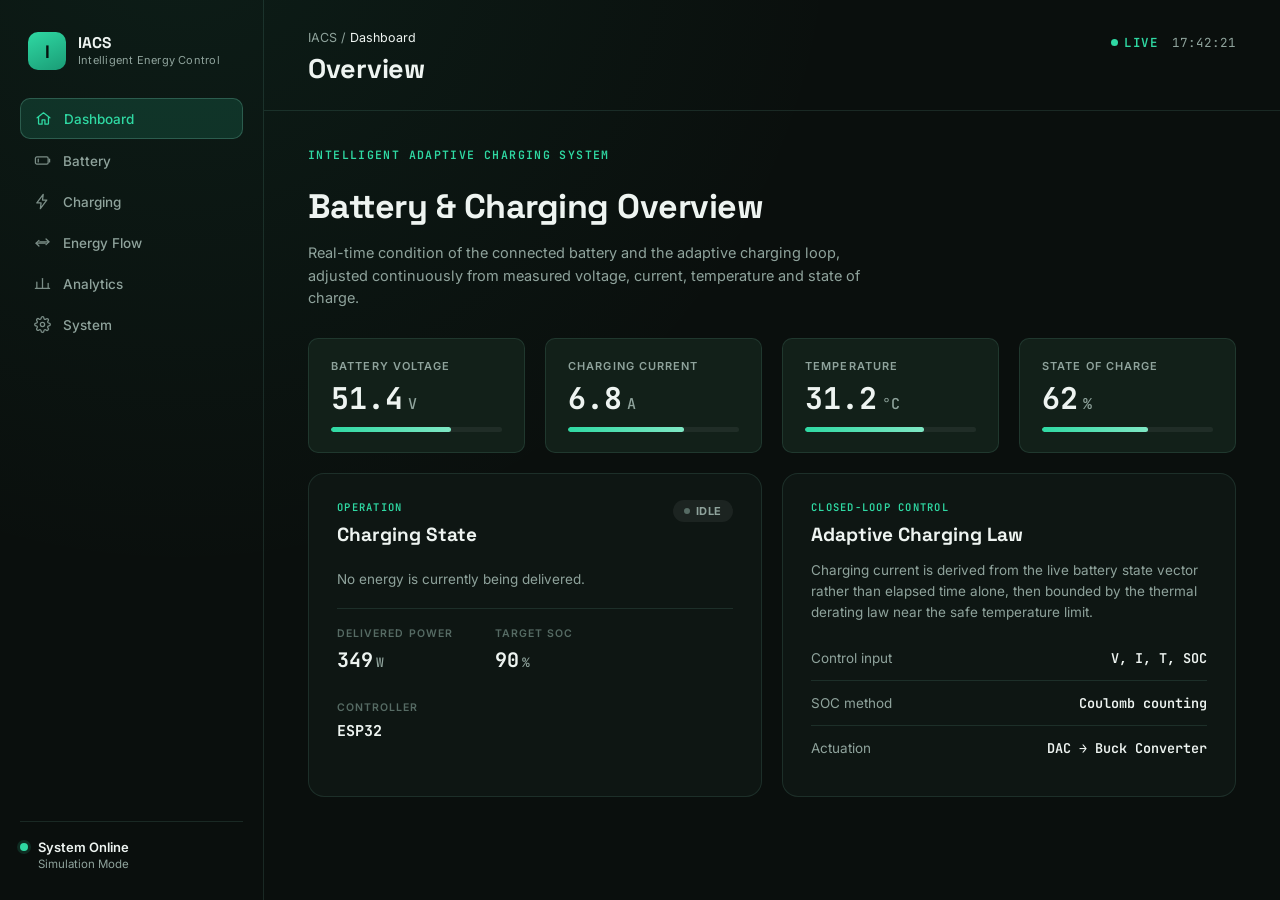
<file: index.html>
<!DOCTYPE html>
<html lang="en">
<head>
<meta charset="UTF-8">
<meta name="viewport" content="width=device-width, initial-scale=1.0">
<title>IACS · Dashboard</title>
<link rel="stylesheet" href="style.css">
</head>
<body>
<div class="app-shell">

  <aside class="sidebar">
    <div class="brand">
      <div class="brand-mark">I</div>
      <div class="brand-text">
        <div class="brand-title">IACS</div>
        <div class="brand-sub">Intelligent Energy Control</div>
      </div>
    </div>

    <nav class="nav">
      <a class="nav-item active" href="index.html">
        <svg viewBox="0 0 24 24" fill="none" stroke="currentColor" stroke-width="1.8" stroke-linecap="round" stroke-linejoin="round"><path d="M3 11l9-7 9 7"/><path d="M5 10v9a1 1 0 0 0 1 1h4v-6h4v6h4a1 1 0 0 0 1-1v-9"/></svg>
        Dashboard
      </a>
      <a class="nav-item" href="battery.html">
        <svg viewBox="0 0 24 24" fill="none" stroke="currentColor" stroke-width="1.8" stroke-linecap="round" stroke-linejoin="round"><rect x="2" y="7" width="18" height="10" rx="2"/><path d="M22 10v4"/><path d="M6 10v4"/></svg>
        Battery
      </a>
      <a class="nav-item" href="charging.html">
        <svg viewBox="0 0 24 24" fill="none" stroke="currentColor" stroke-width="1.8" stroke-linecap="round" stroke-linejoin="round"><path d="M13 2 4 14h6l-1 8 9-12h-6l1-8z"/></svg>
        Charging
      </a>
      <a class="nav-item" href="energy.html">
        <svg viewBox="0 0 24 24" fill="none" stroke="currentColor" stroke-width="1.8" stroke-linecap="round" stroke-linejoin="round"><path d="M7 17 3 13l4-4"/><path d="M3 13h13"/><path d="M17 7l4 4-4 4"/><path d="M21 11H8"/></svg>
        Energy Flow
      </a>
      <a class="nav-item" href="analytics.html">
        <svg viewBox="0 0 24 24" fill="none" stroke="currentColor" stroke-width="1.8" stroke-linecap="round" stroke-linejoin="round"><path d="M4 19V10"/><path d="M12 19V5"/><path d="M20 19v-7"/><path d="M2 19h20"/></svg>
        Analytics
      </a>
      <a class="nav-item" href="system.html">
        <svg viewBox="0 0 24 24" fill="none" stroke="currentColor" stroke-width="1.8" stroke-linecap="round" stroke-linejoin="round"><circle cx="12" cy="12" r="3"/><path d="M19.4 15a1.7 1.7 0 0 0 .34 1.87l.06.06a2 2 0 1 1-2.83 2.83l-.06-.06a1.7 1.7 0 0 0-1.87-.34 1.7 1.7 0 0 0-1.04 1.56V21a2 2 0 1 1-4 0v-.09A1.7 1.7 0 0 0 9 19.4a1.7 1.7 0 0 0-1.87.34l-.06.06a2 2 0 1 1-2.83-2.83l.06-.06A1.7 1.7 0 0 0 4.6 15a1.7 1.7 0 0 0-1.56-1.04H3a2 2 0 1 1 0-4h.09A1.7 1.7 0 0 0 4.6 9a1.7 1.7 0 0 0-.34-1.87l-.06-.06a2 2 0 1 1 2.83-2.83l.06.06A1.7 1.7 0 0 0 9 4.6a1.7 1.7 0 0 0 1.04-1.56V3a2 2 0 1 1 4 0v.09a1.7 1.7 0 0 0 1.04 1.56 1.7 1.7 0 0 0 1.87-.34l.06-.06a2 2 0 1 1 2.83 2.83l-.06.06A1.7 1.7 0 0 0 19.4 9a1.7 1.7 0 0 0 1.56 1.04H21a2 2 0 1 1 0 4h-.09a1.7 1.7 0 0 0-1.51 1.04z"/></svg>
        System
      </a>
    </nav>

    <div class="sidebar-footer">
      <div class="status-dot"></div>
      <div class="sidebar-footer-text">
        <div class="sidebar-footer-title">System Online</div>
        <div class="sidebar-footer-sub">Simulation Mode</div>
      </div>
    </div>
  </aside>

  <main class="main">
    <div class="topbar">
      <div>
        <div class="crumb">IACS / <span>Dashboard</span></div>
        <div class="page-title">Overview</div>
      </div>
      <div class="live-badge">
        <span class="live-pill">LIVE</span>
        <span data-clock>00:00:00</span>
      </div>
    </div>

    <div class="content">
      <div class="page-header">
        <div class="eyebrow">Intelligent Adaptive Charging System</div>
        <h1 class="page-heading">Battery &amp; Charging Overview</h1>
        <p class="page-sub">Real-time condition of the connected battery and the adaptive charging loop, adjusted continuously from measured voltage, current, temperature and state of charge.</p>
      </div>

      <div class="grid grid-4">
        <div class="readout">
          <div class="readout-label"><span>Battery Voltage</span></div>
          <div class="readout-value"><span data-live-voltage>51.4</span><span class="unit">V</span></div>
          <div class="readout-bar"><div class="readout-bar-fill" style="width:70%"></div></div>
        </div>
        <div class="readout">
          <div class="readout-label"><span>Charging Current</span></div>
          <div class="readout-value"><span data-live-current>6.8</span><span class="unit">A</span></div>
          <div class="readout-bar"><div class="readout-bar-fill" data-bar-current style="width:68%"></div></div>
        </div>
        <div class="readout">
          <div class="readout-label"><span>Temperature</span></div>
          <div class="readout-value"><span data-live-temp>31.2</span><span class="unit">°C</span></div>
          <div class="readout-bar"><div class="readout-bar-fill" data-bar-temp style="width:60%"></div></div>
        </div>
        <div class="readout">
          <div class="readout-label"><span>State of Charge</span></div>
          <div class="readout-value"><span data-live-soc>62</span><span class="unit">%</span></div>
          <div class="readout-bar"><div class="readout-bar-fill" data-bar-soc style="width:62%"></div></div>
        </div>
      </div>

      <div class="grid grid-2" style="margin-top:20px;">
        <div class="card">
          <div class="card-title-row">
            <div>
              <div class="card-label">Operation</div>
              <div class="card-title">Charging State</div>
            </div>
            <span class="pill pill-idle" data-charge-state-pill>IDLE</span>
          </div>
          <p class="page-sub" style="font-size:13.5px;" data-charge-state-text>No energy is currently being delivered.</p>
          <div class="stat-strip">
            <div class="stat">
              <div class="stat-label">Delivered Power</div>
              <div class="stat-value"><span data-live-power>349</span><span class="unit">W</span></div>
            </div>
            <div class="stat">
              <div class="stat-label">Target SOC</div>
              <div class="stat-value">90<span class="unit">%</span></div>
            </div>
            <div class="stat">
              <div class="stat-label">Controller</div>
              <div class="stat-value" style="font-size:15px;">ESP32</div>
            </div>
          </div>
        </div>

        <div class="card">
          <div class="card-label">Closed-Loop Control</div>
          <div class="card-title">Adaptive Charging Law</div>
          <p class="page-sub" style="font-size:13.5px;">Charging current is derived from the live battery state vector rather than elapsed time alone, then bounded by the thermal derating law near the safe temperature limit.</p>
          <div class="info-list" style="margin-top:6px;">
            <div class="info-row"><span class="info-row-label">Control input</span><span class="info-row-value">V, I, T, SOC</span></div>
            <div class="info-row"><span class="info-row-label">SOC method</span><span class="info-row-value">Coulomb counting</span></div>
            <div class="info-row"><span class="info-row-label">Actuation</span><span class="info-row-value">DAC → Buck Converter</span></div>
          </div>
        </div>
      </div>
    </div>
  </main>
</div>

<script src="script.js"></script>
</body>
</html>
</file>
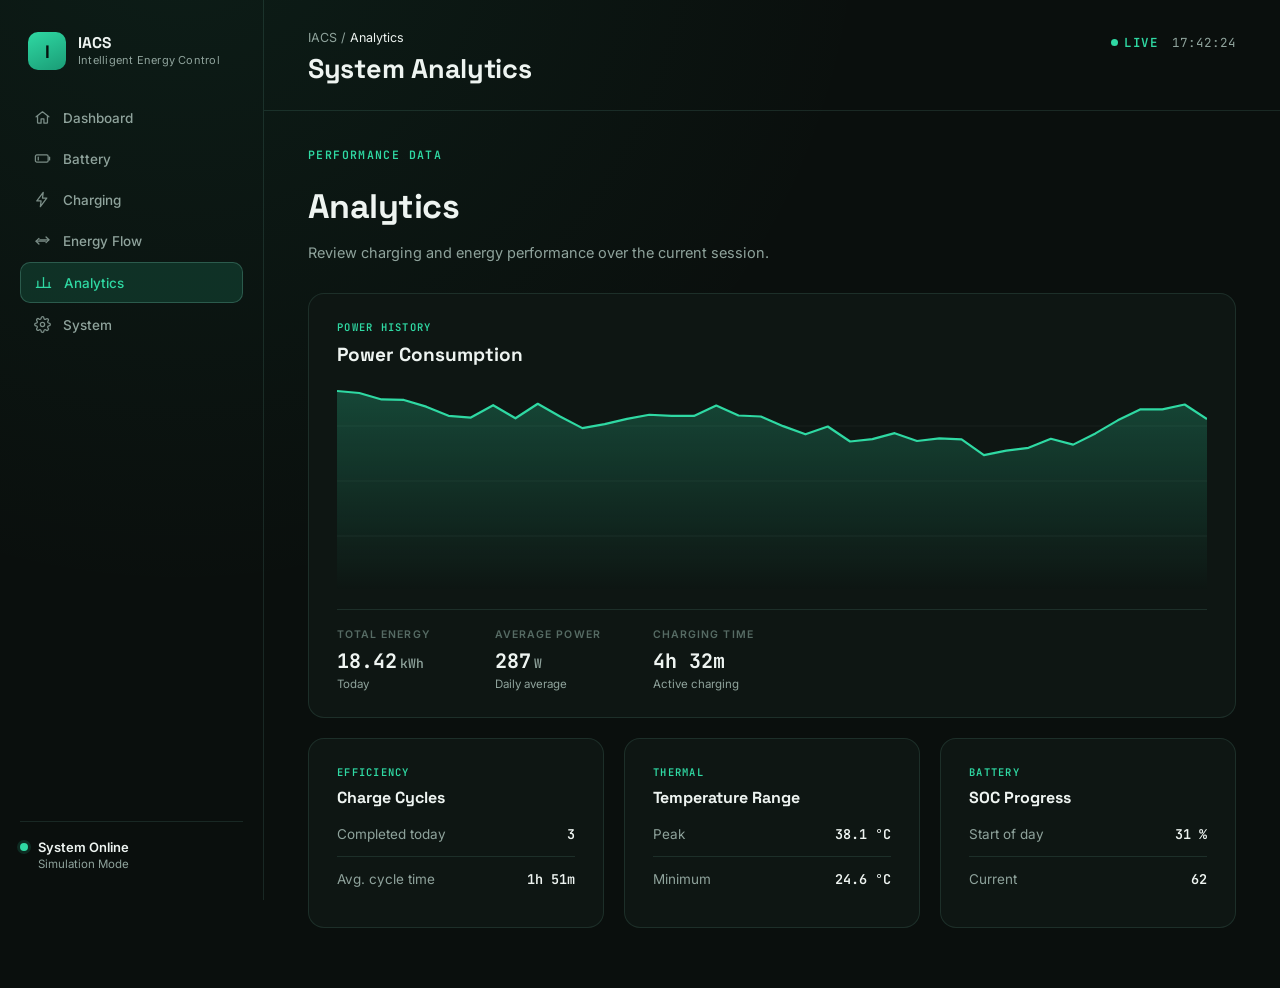
<file: analytics.html>
<!DOCTYPE html>
<html lang="en">
<head>
<meta charset="UTF-8">
<meta name="viewport" content="width=device-width, initial-scale=1.0">
<title>IACS · Analytics</title>
<link rel="stylesheet" href="style.css">
</head>
<body>
<div class="app-shell">

  <aside class="sidebar">
    <div class="brand">
      <div class="brand-mark">I</div>
      <div class="brand-text">
        <div class="brand-title">IACS</div>
        <div class="brand-sub">Intelligent Energy Control</div>
      </div>
    </div>

    <nav class="nav">
      <a class="nav-item" href="index.html">
        <svg viewBox="0 0 24 24" fill="none" stroke="currentColor" stroke-width="1.8" stroke-linecap="round" stroke-linejoin="round"><path d="M3 11l9-7 9 7"/><path d="M5 10v9a1 1 0 0 0 1 1h4v-6h4v6h4a1 1 0 0 0 1-1v-9"/></svg>
        Dashboard
      </a>
      <a class="nav-item" href="battery.html">
        <svg viewBox="0 0 24 24" fill="none" stroke="currentColor" stroke-width="1.8" stroke-linecap="round" stroke-linejoin="round"><rect x="2" y="7" width="18" height="10" rx="2"/><path d="M22 10v4"/><path d="M6 10v4"/></svg>
        Battery
      </a>
      <a class="nav-item" href="charging.html">
        <svg viewBox="0 0 24 24" fill="none" stroke="currentColor" stroke-width="1.8" stroke-linecap="round" stroke-linejoin="round"><path d="M13 2 4 14h6l-1 8 9-12h-6l1-8z"/></svg>
        Charging
      </a>
      <a class="nav-item" href="energy.html">
        <svg viewBox="0 0 24 24" fill="none" stroke="currentColor" stroke-width="1.8" stroke-linecap="round" stroke-linejoin="round"><path d="M7 17 3 13l4-4"/><path d="M3 13h13"/><path d="M17 7l4 4-4 4"/><path d="M21 11H8"/></svg>
        Energy Flow
      </a>
      <a class="nav-item active" href="analytics.html">
        <svg viewBox="0 0 24 24" fill="none" stroke="currentColor" stroke-width="1.8" stroke-linecap="round" stroke-linejoin="round"><path d="M4 19V10"/><path d="M12 19V5"/><path d="M20 19v-7"/><path d="M2 19h20"/></svg>
        Analytics
      </a>
      <a class="nav-item" href="system.html">
        <svg viewBox="0 0 24 24" fill="none" stroke="currentColor" stroke-width="1.8" stroke-linecap="round" stroke-linejoin="round"><circle cx="12" cy="12" r="3"/><path d="M19.4 15a1.7 1.7 0 0 0 .34 1.87l.06.06a2 2 0 1 1-2.83 2.83l-.06-.06a1.7 1.7 0 0 0-1.87-.34 1.7 1.7 0 0 0-1.04 1.56V21a2 2 0 1 1-4 0v-.09A1.7 1.7 0 0 0 9 19.4a1.7 1.7 0 0 0-1.87.34l-.06.06a2 2 0 1 1-2.83-2.83l.06-.06A1.7 1.7 0 0 0 4.6 15a1.7 1.7 0 0 0-1.56-1.04H3a2 2 0 1 1 0-4h.09A1.7 1.7 0 0 0 4.6 9a1.7 1.7 0 0 0-.34-1.87l-.06-.06a2 2 0 1 1 2.83-2.83l.06.06A1.7 1.7 0 0 0 9 4.6a1.7 1.7 0 0 0 1.04-1.56V3a2 2 0 1 1 4 0v.09a1.7 1.7 0 0 0 1.04 1.56 1.7 1.7 0 0 0 1.87-.34l.06-.06a2 2 0 1 1 2.83 2.83l-.06.06A1.7 1.7 0 0 0 19.4 9a1.7 1.7 0 0 0 1.56 1.04H21a2 2 0 1 1 0 4h-.09a1.7 1.7 0 0 0-1.51 1.04z"/></svg>
        System
      </a>
    </nav>

    <div class="sidebar-footer">
      <div class="status-dot"></div>
      <div class="sidebar-footer-text">
        <div class="sidebar-footer-title">System Online</div>
        <div class="sidebar-footer-sub">Simulation Mode</div>
      </div>
    </div>
  </aside>

  <main class="main">
    <div class="topbar">
      <div>
        <div class="crumb">IACS / <span>Analytics</span></div>
        <div class="page-title">System Analytics</div>
      </div>
      <div class="live-badge">
        <span class="live-pill">LIVE</span>
        <span data-clock>00:00:00</span>
      </div>
    </div>

    <div class="content">
      <div class="page-header">
        <div class="eyebrow">Performance Data</div>
        <h1 class="page-heading">Analytics</h1>
        <p class="page-sub">Review charging and energy performance over the current session.</p>
      </div>

      <div class="card">
        <div class="card-label">Power History</div>
        <div class="card-title">Power Consumption</div>
        <div class="chart-wrap">
          <canvas data-power-chart></canvas>
        </div>
        <div class="stat-strip">
          <div class="stat">
            <div class="stat-label">Total Energy</div>
            <div class="stat-value">18.42<span class="unit">kWh</span></div>
            <span class="stat-note">Today</span>
          </div>
          <div class="stat">
            <div class="stat-label">Average Power</div>
            <div class="stat-value">287<span class="unit">W</span></div>
            <span class="stat-note">Daily average</span>
          </div>
          <div class="stat">
            <div class="stat-label">Charging Time</div>
            <div class="stat-value">4h 32m</div>
            <span class="stat-note">Active charging</span>
          </div>
        </div>
      </div>

      <div class="grid grid-3" style="margin-top:20px;">
        <div class="card">
          <div class="card-label">Efficiency</div>
          <div class="card-title" style="font-size:16px;">Charge Cycles</div>
          <div class="info-list">
            <div class="info-row"><span class="info-row-label">Completed today</span><span class="info-row-value">3</span></div>
            <div class="info-row"><span class="info-row-label">Avg. cycle time</span><span class="info-row-value">1h 51m</span></div>
          </div>
        </div>
        <div class="card">
          <div class="card-label">Thermal</div>
          <div class="card-title" style="font-size:16px;">Temperature Range</div>
          <div class="info-list">
            <div class="info-row"><span class="info-row-label">Peak</span><span class="info-row-value">38.1 °C</span></div>
            <div class="info-row"><span class="info-row-label">Minimum</span><span class="info-row-value">24.6 °C</span></div>
          </div>
        </div>
        <div class="card">
          <div class="card-label">Battery</div>
          <div class="card-title" style="font-size:16px;">SOC Progress</div>
          <div class="info-list">
            <div class="info-row"><span class="info-row-label">Start of day</span><span class="info-row-value">31 %</span></div>
            <div class="info-row"><span class="info-row-label">Current</span><span class="info-row-value" data-live-soc>62</span></div>
          </div>
        </div>
      </div>
    </div>
  </main>
</div>

<script src="script.js"></script>
</body>
</html>
</file>
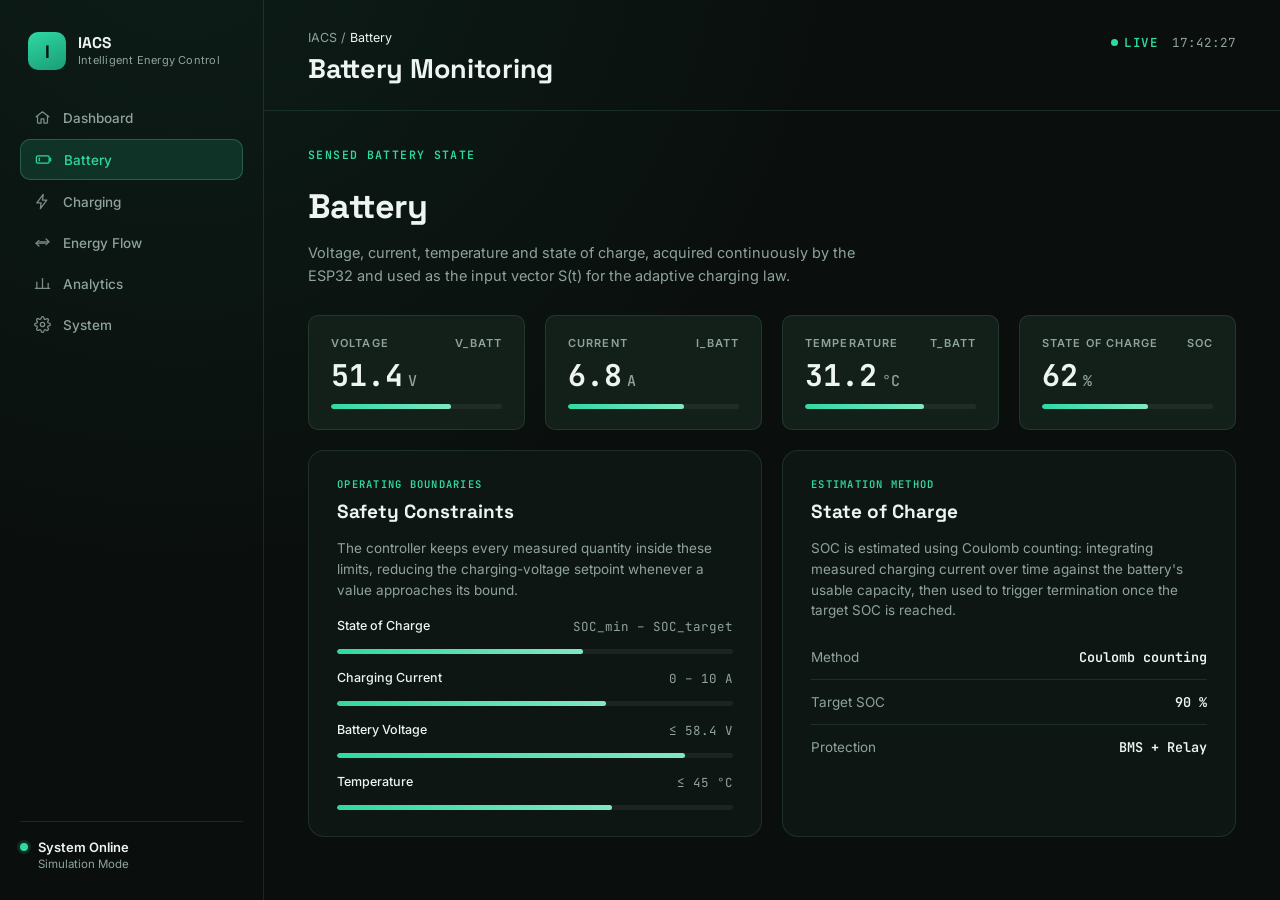
<file: battery.html>
<!DOCTYPE html>
<html lang="en">
<head>
<meta charset="UTF-8">
<meta name="viewport" content="width=device-width, initial-scale=1.0">
<title>IACS · Battery</title>
<link rel="stylesheet" href="style.css">
</head>
<body>
<div class="app-shell">

  <aside class="sidebar">
    <div class="brand">
      <div class="brand-mark">I</div>
      <div class="brand-text">
        <div class="brand-title">IACS</div>
        <div class="brand-sub">Intelligent Energy Control</div>
      </div>
    </div>

    <nav class="nav">
      <a class="nav-item" href="index.html">
        <svg viewBox="0 0 24 24" fill="none" stroke="currentColor" stroke-width="1.8" stroke-linecap="round" stroke-linejoin="round"><path d="M3 11l9-7 9 7"/><path d="M5 10v9a1 1 0 0 0 1 1h4v-6h4v6h4a1 1 0 0 0 1-1v-9"/></svg>
        Dashboard
      </a>
      <a class="nav-item active" href="battery.html">
        <svg viewBox="0 0 24 24" fill="none" stroke="currentColor" stroke-width="1.8" stroke-linecap="round" stroke-linejoin="round"><rect x="2" y="7" width="18" height="10" rx="2"/><path d="M22 10v4"/><path d="M6 10v4"/></svg>
        Battery
      </a>
      <a class="nav-item" href="charging.html">
        <svg viewBox="0 0 24 24" fill="none" stroke="currentColor" stroke-width="1.8" stroke-linecap="round" stroke-linejoin="round"><path d="M13 2 4 14h6l-1 8 9-12h-6l1-8z"/></svg>
        Charging
      </a>
      <a class="nav-item" href="energy.html">
        <svg viewBox="0 0 24 24" fill="none" stroke="currentColor" stroke-width="1.8" stroke-linecap="round" stroke-linejoin="round"><path d="M7 17 3 13l4-4"/><path d="M3 13h13"/><path d="M17 7l4 4-4 4"/><path d="M21 11H8"/></svg>
        Energy Flow
      </a>
      <a class="nav-item" href="analytics.html">
        <svg viewBox="0 0 24 24" fill="none" stroke="currentColor" stroke-width="1.8" stroke-linecap="round" stroke-linejoin="round"><path d="M4 19V10"/><path d="M12 19V5"/><path d="M20 19v-7"/><path d="M2 19h20"/></svg>
        Analytics
      </a>
      <a class="nav-item" href="system.html">
        <svg viewBox="0 0 24 24" fill="none" stroke="currentColor" stroke-width="1.8" stroke-linecap="round" stroke-linejoin="round"><circle cx="12" cy="12" r="3"/><path d="M19.4 15a1.7 1.7 0 0 0 .34 1.87l.06.06a2 2 0 1 1-2.83 2.83l-.06-.06a1.7 1.7 0 0 0-1.87-.34 1.7 1.7 0 0 0-1.04 1.56V21a2 2 0 1 1-4 0v-.09A1.7 1.7 0 0 0 9 19.4a1.7 1.7 0 0 0-1.87.34l-.06.06a2 2 0 1 1-2.83-2.83l.06-.06A1.7 1.7 0 0 0 4.6 15a1.7 1.7 0 0 0-1.56-1.04H3a2 2 0 1 1 0-4h.09A1.7 1.7 0 0 0 4.6 9a1.7 1.7 0 0 0-.34-1.87l-.06-.06a2 2 0 1 1 2.83-2.83l.06.06A1.7 1.7 0 0 0 9 4.6a1.7 1.7 0 0 0 1.04-1.56V3a2 2 0 1 1 4 0v.09a1.7 1.7 0 0 0 1.04 1.56 1.7 1.7 0 0 0 1.87-.34l.06-.06a2 2 0 1 1 2.83 2.83l-.06.06A1.7 1.7 0 0 0 19.4 9a1.7 1.7 0 0 0 1.56 1.04H21a2 2 0 1 1 0 4h-.09a1.7 1.7 0 0 0-1.51 1.04z"/></svg>
        System
      </a>
    </nav>

    <div class="sidebar-footer">
      <div class="status-dot"></div>
      <div class="sidebar-footer-text">
        <div class="sidebar-footer-title">System Online</div>
        <div class="sidebar-footer-sub">Simulation Mode</div>
      </div>
    </div>
  </aside>

  <main class="main">
    <div class="topbar">
      <div>
        <div class="crumb">IACS / <span>Battery</span></div>
        <div class="page-title">Battery Monitoring</div>
      </div>
      <div class="live-badge">
        <span class="live-pill">LIVE</span>
        <span data-clock>00:00:00</span>
      </div>
    </div>

    <div class="content">
      <div class="page-header">
        <div class="eyebrow">Sensed Battery State</div>
        <h1 class="page-heading">Battery</h1>
        <p class="page-sub">Voltage, current, temperature and state of charge, acquired continuously by the ESP32 and used as the input vector S(t) for the adaptive charging law.</p>
      </div>

      <div class="grid grid-4">
        <div class="readout">
          <div class="readout-label"><span>Voltage</span><span>V_batt</span></div>
          <div class="readout-value"><span data-live-voltage>51.4</span><span class="unit">V</span></div>
          <div class="readout-bar"><div class="readout-bar-fill" style="width:70%"></div></div>
        </div>
        <div class="readout">
          <div class="readout-label"><span>Current</span><span>I_batt</span></div>
          <div class="readout-value"><span data-live-current>6.8</span><span class="unit">A</span></div>
          <div class="readout-bar"><div class="readout-bar-fill" data-bar-current style="width:68%"></div></div>
        </div>
        <div class="readout">
          <div class="readout-label"><span>Temperature</span><span>T_batt</span></div>
          <div class="readout-value"><span data-live-temp>31.2</span><span class="unit">°C</span></div>
          <div class="readout-bar"><div class="readout-bar-fill" data-bar-temp style="width:60%"></div></div>
        </div>
        <div class="readout">
          <div class="readout-label"><span>State of Charge</span><span>SOC</span></div>
          <div class="readout-value"><span data-live-soc>62</span><span class="unit">%</span></div>
          <div class="readout-bar"><div class="readout-bar-fill" data-bar-soc style="width:62%"></div></div>
        </div>
      </div>

      <div class="grid grid-2" style="margin-top:20px;">
        <div class="card">
          <div class="card-label">Operating Boundaries</div>
          <div class="card-title">Safety Constraints</div>
          <p class="page-sub" style="font-size:13.5px; margin-bottom:18px;">The controller keeps every measured quantity inside these limits, reducing the charging-voltage setpoint whenever a value approaches its bound.</p>

          <div class="constraint">
            <div class="constraint-head"><span class="name">State of Charge</span><span class="range">SOC_min – SOC_target</span></div>
            <div class="readout-bar"><div class="readout-bar-fill" data-bar-soc style="width:62%"></div></div>
          </div>
          <div class="constraint">
            <div class="constraint-head"><span class="name">Charging Current</span><span class="range">0 – 10 A</span></div>
            <div class="readout-bar"><div class="readout-bar-fill" data-bar-current style="width:68%"></div></div>
          </div>
          <div class="constraint">
            <div class="constraint-head"><span class="name">Battery Voltage</span><span class="range">≤ 58.4 V</span></div>
            <div class="readout-bar"><div class="readout-bar-fill" style="width:88%"></div></div>
          </div>
          <div class="constraint">
            <div class="constraint-head"><span class="name">Temperature</span><span class="range">≤ 45 °C</span></div>
            <div class="readout-bar"><div class="readout-bar-fill" data-bar-temp style="width:60%"></div></div>
          </div>
        </div>

        <div class="card">
          <div class="card-label">Estimation Method</div>
          <div class="card-title">State of Charge</div>
          <p class="page-sub" style="font-size:13.5px;">SOC is estimated using Coulomb counting: integrating measured charging current over time against the battery's usable capacity, then used to trigger termination once the target SOC is reached.</p>
          <div class="info-list" style="margin-top:6px;">
            <div class="info-row"><span class="info-row-label">Method</span><span class="info-row-value">Coulomb counting</span></div>
            <div class="info-row"><span class="info-row-label">Target SOC</span><span class="info-row-value">90 %</span></div>
            <div class="info-row"><span class="info-row-label">Protection</span><span class="info-row-value">BMS + Relay</span></div>
          </div>
        </div>
      </div>
    </div>
  </main>
</div>

<script src="script.js"></script>
</body>
</html>
</file>
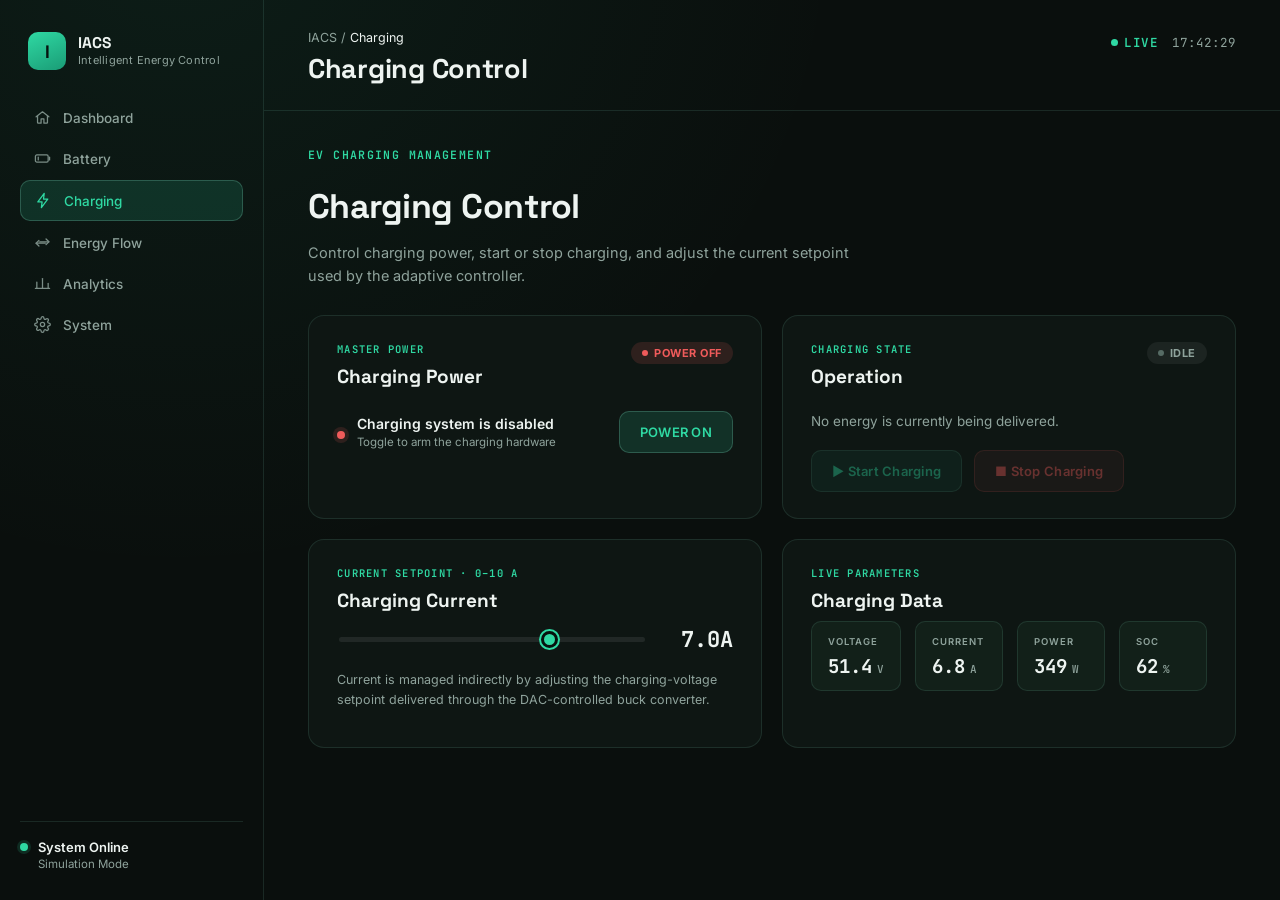
<file: charging.html>
<!DOCTYPE html>
<html lang="en">
<head>
<meta charset="UTF-8">
<meta name="viewport" content="width=device-width, initial-scale=1.0">
<title>IACS · Charging</title>
<link rel="stylesheet" href="style.css">
</head>
<body>
<div class="app-shell">

  <aside class="sidebar">
    <div class="brand">
      <div class="brand-mark">I</div>
      <div class="brand-text">
        <div class="brand-title">IACS</div>
        <div class="brand-sub">Intelligent Energy Control</div>
      </div>
    </div>

    <nav class="nav">
      <a class="nav-item" href="index.html">
        <svg viewBox="0 0 24 24" fill="none" stroke="currentColor" stroke-width="1.8" stroke-linecap="round" stroke-linejoin="round"><path d="M3 11l9-7 9 7"/><path d="M5 10v9a1 1 0 0 0 1 1h4v-6h4v6h4a1 1 0 0 0 1-1v-9"/></svg>
        Dashboard
      </a>
      <a class="nav-item" href="battery.html">
        <svg viewBox="0 0 24 24" fill="none" stroke="currentColor" stroke-width="1.8" stroke-linecap="round" stroke-linejoin="round"><rect x="2" y="7" width="18" height="10" rx="2"/><path d="M22 10v4"/><path d="M6 10v4"/></svg>
        Battery
      </a>
      <a class="nav-item active" href="charging.html">
        <svg viewBox="0 0 24 24" fill="none" stroke="currentColor" stroke-width="1.8" stroke-linecap="round" stroke-linejoin="round"><path d="M13 2 4 14h6l-1 8 9-12h-6l1-8z"/></svg>
        Charging
      </a>
      <a class="nav-item" href="energy.html">
        <svg viewBox="0 0 24 24" fill="none" stroke="currentColor" stroke-width="1.8" stroke-linecap="round" stroke-linejoin="round"><path d="M7 17 3 13l4-4"/><path d="M3 13h13"/><path d="M17 7l4 4-4 4"/><path d="M21 11H8"/></svg>
        Energy Flow
      </a>
      <a class="nav-item" href="analytics.html">
        <svg viewBox="0 0 24 24" fill="none" stroke="currentColor" stroke-width="1.8" stroke-linecap="round" stroke-linejoin="round"><path d="M4 19V10"/><path d="M12 19V5"/><path d="M20 19v-7"/><path d="M2 19h20"/></svg>
        Analytics
      </a>
      <a class="nav-item" href="system.html">
        <svg viewBox="0 0 24 24" fill="none" stroke="currentColor" stroke-width="1.8" stroke-linecap="round" stroke-linejoin="round"><circle cx="12" cy="12" r="3"/><path d="M19.4 15a1.7 1.7 0 0 0 .34 1.87l.06.06a2 2 0 1 1-2.83 2.83l-.06-.06a1.7 1.7 0 0 0-1.87-.34 1.7 1.7 0 0 0-1.04 1.56V21a2 2 0 1 1-4 0v-.09A1.7 1.7 0 0 0 9 19.4a1.7 1.7 0 0 0-1.87.34l-.06.06a2 2 0 1 1-2.83-2.83l.06-.06A1.7 1.7 0 0 0 4.6 15a1.7 1.7 0 0 0-1.56-1.04H3a2 2 0 1 1 0-4h.09A1.7 1.7 0 0 0 4.6 9a1.7 1.7 0 0 0-.34-1.87l-.06-.06a2 2 0 1 1 2.83-2.83l.06.06A1.7 1.7 0 0 0 9 4.6a1.7 1.7 0 0 0 1.04-1.56V3a2 2 0 1 1 4 0v.09a1.7 1.7 0 0 0 1.04 1.56 1.7 1.7 0 0 0 1.87-.34l.06-.06a2 2 0 1 1 2.83 2.83l-.06.06A1.7 1.7 0 0 0 19.4 9a1.7 1.7 0 0 0 1.56 1.04H21a2 2 0 1 1 0 4h-.09a1.7 1.7 0 0 0-1.51 1.04z"/></svg>
        System
      </a>
    </nav>

    <div class="sidebar-footer">
      <div class="status-dot"></div>
      <div class="sidebar-footer-text">
        <div class="sidebar-footer-title">System Online</div>
        <div class="sidebar-footer-sub">Simulation Mode</div>
      </div>
    </div>
  </aside>

  <main class="main">
    <div class="topbar">
      <div>
        <div class="crumb">IACS / <span>Charging</span></div>
        <div class="page-title">Charging Control</div>
      </div>
      <div class="live-badge">
        <span class="live-pill">LIVE</span>
        <span data-clock>00:00:00</span>
      </div>
    </div>

    <div class="content">
      <div class="page-header">
        <div class="eyebrow">EV Charging Management</div>
        <h1 class="page-heading">Charging Control</h1>
        <p class="page-sub">Control charging power, start or stop charging, and adjust the current setpoint used by the adaptive controller.</p>
      </div>

      <div class="grid grid-2">
        <div class="card">
          <div class="card-title-row">
            <div>
              <div class="card-label">Master Power</div>
              <div class="card-title">Charging Power</div>
            </div>
            <span class="pill pill-off" data-power-status-text>POWER OFF</span>
          </div>
          <div style="display:flex; align-items:center; justify-content:space-between; gap:20px;">
            <div style="display:flex; align-items:center; gap:12px;">
              <span class="status-dot" data-power-status-dot style="background:var(--danger); box-shadow:0 0 0 4px var(--danger-dim);"></span>
              <div>
                <div style="font-weight:600; font-size:14px;">Charging system is disabled</div>
                <div class="stat-note">Toggle to arm the charging hardware</div>
              </div>
            </div>
            <button class="btn btn-accent" data-power-toggle>POWER ON</button>
          </div>
        </div>

        <div class="card">
          <div class="card-title-row">
            <div>
              <div class="card-label">Charging State</div>
              <div class="card-title">Operation</div>
            </div>
            <span class="pill pill-idle" data-charge-state-pill>IDLE</span>
          </div>
          <p class="page-sub" style="font-size:13.5px; margin-bottom:18px;" data-charge-state-text>No energy is currently being delivered.</p>
          <div class="btn-row">
            <button class="btn btn-accent" data-start-charging disabled>▶ Start Charging</button>
            <button class="btn btn-danger" data-stop-charging disabled>■ Stop Charging</button>
          </div>
        </div>
      </div>

      <div class="grid grid-2" style="margin-top:20px;">
        <div class="card">
          <div class="card-label">Current Setpoint · 0–10 A</div>
          <div class="card-title">Charging Current</div>
          <div class="slider-row" style="margin-top:12px;">
            <input type="range" min="0" max="10" step="0.1" value="7.0" data-current-setpoint>
            <div style="font-family:var(--font-mono); font-weight:700; font-size:22px; min-width:70px; text-align:right;">
              <span data-current-setpoint-value>7.0</span><span class="unit">A</span>
            </div>
          </div>
          <p class="page-sub" style="font-size:12.5px; margin-top:16px;">Current is managed indirectly by adjusting the charging-voltage setpoint delivered through the DAC-controlled buck converter.</p>
        </div>

        <div class="card">
          <div class="card-label">Live Parameters</div>
          <div class="card-title">Charging Data</div>
          <div class="grid grid-4" style="gap:14px; margin-top:8px;">
            <div class="readout" style="padding:14px 16px;">
              <div class="readout-label" style="font-size:9.5px;"><span>Voltage</span></div>
              <div class="readout-value" style="font-size:19px;"><span data-live-voltage>51.4</span><span class="unit" style="font-size:11px;">V</span></div>
            </div>
            <div class="readout" style="padding:14px 16px;">
              <div class="readout-label" style="font-size:9.5px;"><span>Current</span></div>
              <div class="readout-value" style="font-size:19px;"><span data-live-current>6.8</span><span class="unit" style="font-size:11px;">A</span></div>
            </div>
            <div class="readout" style="padding:14px 16px;">
              <div class="readout-label" style="font-size:9.5px;"><span>Power</span></div>
              <div class="readout-value" style="font-size:19px;"><span data-live-power>349</span><span class="unit" style="font-size:11px;">W</span></div>
            </div>
            <div class="readout" style="padding:14px 16px;">
              <div class="readout-label" style="font-size:9.5px;"><span>SOC</span></div>
              <div class="readout-value" style="font-size:19px;"><span data-live-soc>62</span><span class="unit" style="font-size:11px;">%</span></div>
            </div>
          </div>
        </div>
      </div>
    </div>
  </main>
</div>

<script src="script.js"></script>
</body>
</html>
</file>
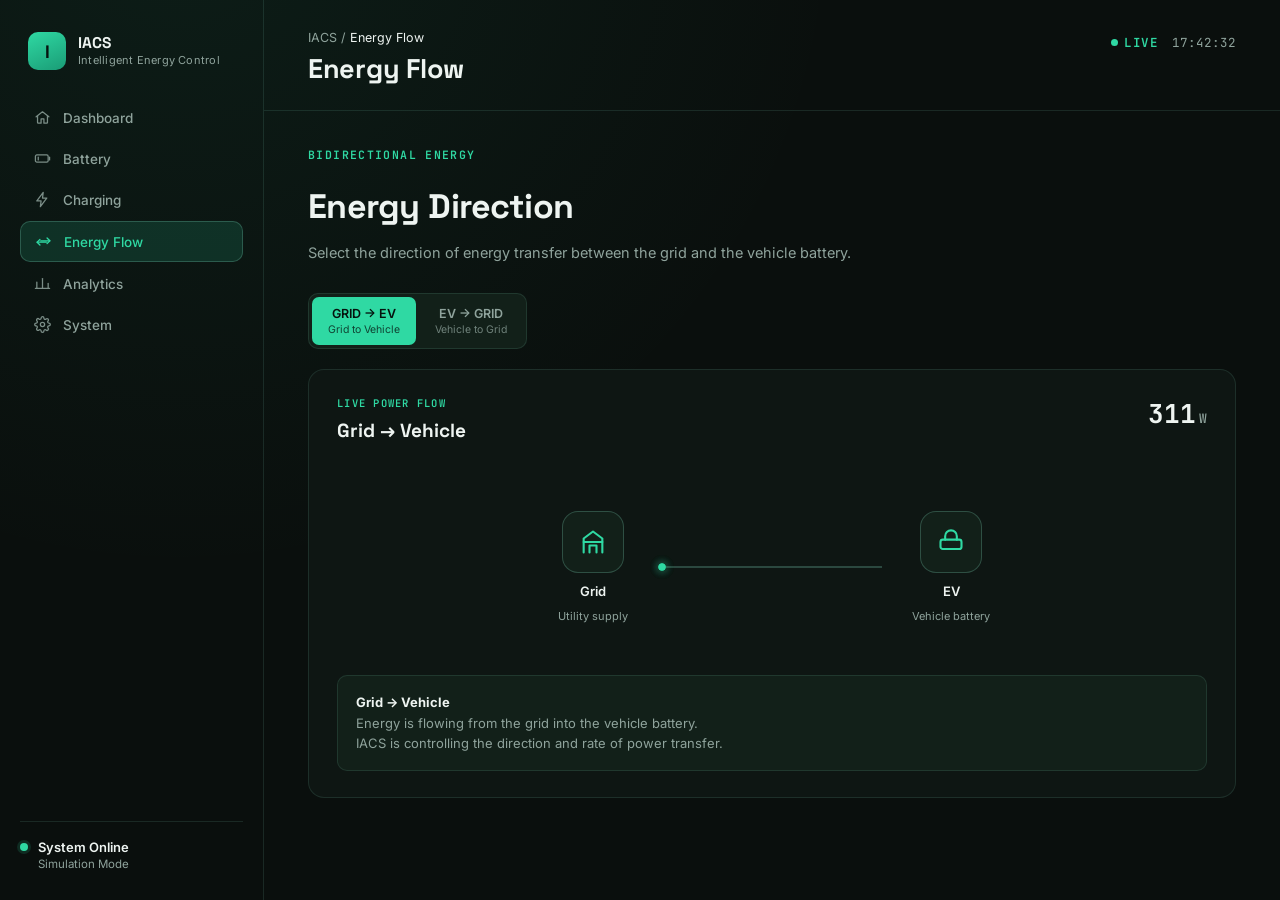
<file: energy.html>
<!DOCTYPE html>
<html lang="en">
<head>
<meta charset="UTF-8">
<meta name="viewport" content="width=device-width, initial-scale=1.0">
<title>IACS · Energy Flow</title>
<link rel="stylesheet" href="style.css">
</head>
<body>
<div class="app-shell">

  <aside class="sidebar">
    <div class="brand">
      <div class="brand-mark">I</div>
      <div class="brand-text">
        <div class="brand-title">IACS</div>
        <div class="brand-sub">Intelligent Energy Control</div>
      </div>
    </div>

    <nav class="nav">
      <a class="nav-item" href="index.html">
        <svg viewBox="0 0 24 24" fill="none" stroke="currentColor" stroke-width="1.8" stroke-linecap="round" stroke-linejoin="round"><path d="M3 11l9-7 9 7"/><path d="M5 10v9a1 1 0 0 0 1 1h4v-6h4v6h4a1 1 0 0 0 1-1v-9"/></svg>
        Dashboard
      </a>
      <a class="nav-item" href="battery.html">
        <svg viewBox="0 0 24 24" fill="none" stroke="currentColor" stroke-width="1.8" stroke-linecap="round" stroke-linejoin="round"><rect x="2" y="7" width="18" height="10" rx="2"/><path d="M22 10v4"/><path d="M6 10v4"/></svg>
        Battery
      </a>
      <a class="nav-item" href="charging.html">
        <svg viewBox="0 0 24 24" fill="none" stroke="currentColor" stroke-width="1.8" stroke-linecap="round" stroke-linejoin="round"><path d="M13 2 4 14h6l-1 8 9-12h-6l1-8z"/></svg>
        Charging
      </a>
      <a class="nav-item active" href="energy.html">
        <svg viewBox="0 0 24 24" fill="none" stroke="currentColor" stroke-width="1.8" stroke-linecap="round" stroke-linejoin="round"><path d="M7 17 3 13l4-4"/><path d="M3 13h13"/><path d="M17 7l4 4-4 4"/><path d="M21 11H8"/></svg>
        Energy Flow
      </a>
      <a class="nav-item" href="analytics.html">
        <svg viewBox="0 0 24 24" fill="none" stroke="currentColor" stroke-width="1.8" stroke-linecap="round" stroke-linejoin="round"><path d="M4 19V10"/><path d="M12 19V5"/><path d="M20 19v-7"/><path d="M2 19h20"/></svg>
        Analytics
      </a>
      <a class="nav-item" href="system.html">
        <svg viewBox="0 0 24 24" fill="none" stroke="currentColor" stroke-width="1.8" stroke-linecap="round" stroke-linejoin="round"><circle cx="12" cy="12" r="3"/><path d="M19.4 15a1.7 1.7 0 0 0 .34 1.87l.06.06a2 2 0 1 1-2.83 2.83l-.06-.06a1.7 1.7 0 0 0-1.87-.34 1.7 1.7 0 0 0-1.04 1.56V21a2 2 0 1 1-4 0v-.09A1.7 1.7 0 0 0 9 19.4a1.7 1.7 0 0 0-1.87.34l-.06.06a2 2 0 1 1-2.83-2.83l.06-.06A1.7 1.7 0 0 0 4.6 15a1.7 1.7 0 0 0-1.56-1.04H3a2 2 0 1 1 0-4h.09A1.7 1.7 0 0 0 4.6 9a1.7 1.7 0 0 0-.34-1.87l-.06-.06a2 2 0 1 1 2.83-2.83l.06.06A1.7 1.7 0 0 0 9 4.6a1.7 1.7 0 0 0 1.04-1.56V3a2 2 0 1 1 4 0v.09a1.7 1.7 0 0 0 1.04 1.56 1.7 1.7 0 0 0 1.87-.34l.06-.06a2 2 0 1 1 2.83 2.83l-.06.06A1.7 1.7 0 0 0 19.4 9a1.7 1.7 0 0 0 1.56 1.04H21a2 2 0 1 1 0 4h-.09a1.7 1.7 0 0 0-1.51 1.04z"/></svg>
        System
      </a>
    </nav>

    <div class="sidebar-footer">
      <div class="status-dot"></div>
      <div class="sidebar-footer-text">
        <div class="sidebar-footer-title">System Online</div>
        <div class="sidebar-footer-sub">Simulation Mode</div>
      </div>
    </div>
  </aside>

  <main class="main">
    <div class="topbar">
      <div>
        <div class="crumb">IACS / <span>Energy Flow</span></div>
        <div class="page-title">Energy Flow</div>
      </div>
      <div class="live-badge">
        <span class="live-pill">LIVE</span>
        <span data-clock>00:00:00</span>
      </div>
    </div>

    <div class="content">
      <div class="page-header">
        <div class="eyebrow">Bidirectional Energy</div>
        <h1 class="page-heading">Energy Direction</h1>
        <p class="page-sub">Select the direction of energy transfer between the grid and the vehicle battery.</p>
      </div>

      <div class="segmented" style="margin-bottom:20px;">
        <button class="active" data-flow-mode="g2v">GRID → EV<span class="sub">Grid to Vehicle</span></button>
        <button data-flow-mode="v2g">EV → GRID<span class="sub">Vehicle to Grid</span></button>
      </div>

      <div class="card">
        <div class="card-title-row">
          <div>
            <div class="card-label">Live Power Flow</div>
            <div class="card-title" data-flow-heading>Grid → Vehicle</div>
          </div>
          <div style="text-align:right;">
            <div class="stat-value" style="font-size:26px;"><span data-flow-value>311</span><span class="unit">W</span></div>
          </div>
        </div>

        <div class="flow-diagram">
          <div class="flow-node">
            <div class="flow-node-icon">
              <svg viewBox="0 0 24 24" fill="none" stroke="currentColor" stroke-width="1.8" stroke-linecap="round" stroke-linejoin="round"><path d="M4 21V9l8-6 8 6v12"/><path d="M9 21v-6h6v6"/><path d="M4 12h16"/></svg>
            </div>
            <div class="flow-node-label">Grid</div>
            <div class="flow-node-sub">Utility supply</div>
          </div>

          <div class="flow-path" data-flow-path>
            <span class="dot"></span>
            <span class="dot"></span>
            <span class="dot"></span>
          </div>

          <div class="flow-node">
            <div class="flow-node-icon">
              <svg viewBox="0 0 24 24" fill="none" stroke="currentColor" stroke-width="1.8" stroke-linecap="round" stroke-linejoin="round"><rect x="3" y="10" width="18" height="8" rx="2"/><path d="M7 10V7a5 5 0 0 1 10 0v3"/></svg>
            </div>
            <div class="flow-node-label">EV</div>
            <div class="flow-node-sub">Vehicle battery</div>
          </div>
        </div>

        <div class="flow-note">
          <strong data-flow-heading>Grid → Vehicle</strong><br>
          <span data-flow-desc>Energy is flowing from the grid into the vehicle battery.<br>IACS is controlling the direction and rate of power transfer.</span>
        </div>
      </div>
    </div>
  </main>
</div>

<script src="script.js"></script>
</body>
</html>
</file>
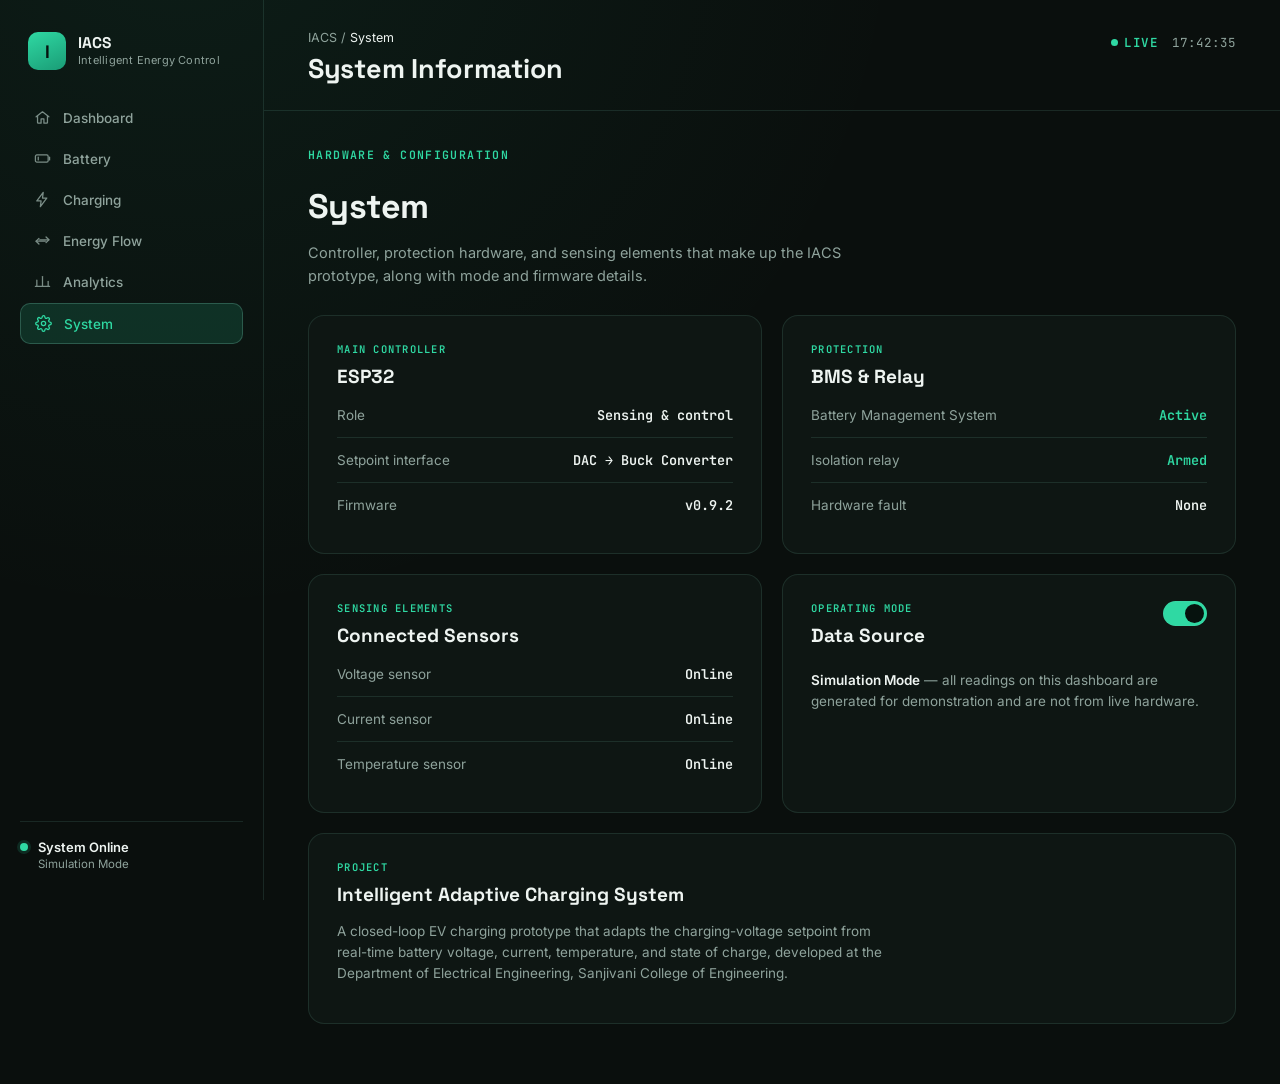
<file: system.html>
<!DOCTYPE html>
<html lang="en">
<head>
<meta charset="UTF-8">
<meta name="viewport" content="width=device-width, initial-scale=1.0">
<title>IACS · System</title>
<link rel="stylesheet" href="style.css">
</head>
<body>
<div class="app-shell">

  <aside class="sidebar">
    <div class="brand">
      <div class="brand-mark">I</div>
      <div class="brand-text">
        <div class="brand-title">IACS</div>
        <div class="brand-sub">Intelligent Energy Control</div>
      </div>
    </div>

    <nav class="nav">
      <a class="nav-item" href="index.html">
        <svg viewBox="0 0 24 24" fill="none" stroke="currentColor" stroke-width="1.8" stroke-linecap="round" stroke-linejoin="round"><path d="M3 11l9-7 9 7"/><path d="M5 10v9a1 1 0 0 0 1 1h4v-6h4v6h4a1 1 0 0 0 1-1v-9"/></svg>
        Dashboard
      </a>
      <a class="nav-item" href="battery.html">
        <svg viewBox="0 0 24 24" fill="none" stroke="currentColor" stroke-width="1.8" stroke-linecap="round" stroke-linejoin="round"><rect x="2" y="7" width="18" height="10" rx="2"/><path d="M22 10v4"/><path d="M6 10v4"/></svg>
        Battery
      </a>
      <a class="nav-item" href="charging.html">
        <svg viewBox="0 0 24 24" fill="none" stroke="currentColor" stroke-width="1.8" stroke-linecap="round" stroke-linejoin="round"><path d="M13 2 4 14h6l-1 8 9-12h-6l1-8z"/></svg>
        Charging
      </a>
      <a class="nav-item" href="energy.html">
        <svg viewBox="0 0 24 24" fill="none" stroke="currentColor" stroke-width="1.8" stroke-linecap="round" stroke-linejoin="round"><path d="M7 17 3 13l4-4"/><path d="M3 13h13"/><path d="M17 7l4 4-4 4"/><path d="M21 11H8"/></svg>
        Energy Flow
      </a>
      <a class="nav-item" href="analytics.html">
        <svg viewBox="0 0 24 24" fill="none" stroke="currentColor" stroke-width="1.8" stroke-linecap="round" stroke-linejoin="round"><path d="M4 19V10"/><path d="M12 19V5"/><path d="M20 19v-7"/><path d="M2 19h20"/></svg>
        Analytics
      </a>
      <a class="nav-item active" href="system.html">
        <svg viewBox="0 0 24 24" fill="none" stroke="currentColor" stroke-width="1.8" stroke-linecap="round" stroke-linejoin="round"><circle cx="12" cy="12" r="3"/><path d="M19.4 15a1.7 1.7 0 0 0 .34 1.87l.06.06a2 2 0 1 1-2.83 2.83l-.06-.06a1.7 1.7 0 0 0-1.87-.34 1.7 1.7 0 0 0-1.04 1.56V21a2 2 0 1 1-4 0v-.09A1.7 1.7 0 0 0 9 19.4a1.7 1.7 0 0 0-1.87.34l-.06.06a2 2 0 1 1-2.83-2.83l.06-.06A1.7 1.7 0 0 0 4.6 15a1.7 1.7 0 0 0-1.56-1.04H3a2 2 0 1 1 0-4h.09A1.7 1.7 0 0 0 4.6 9a1.7 1.7 0 0 0-.34-1.87l-.06-.06a2 2 0 1 1 2.83-2.83l.06.06A1.7 1.7 0 0 0 9 4.6a1.7 1.7 0 0 0 1.04-1.56V3a2 2 0 1 1 4 0v.09a1.7 1.7 0 0 0 1.04 1.56 1.7 1.7 0 0 0 1.87-.34l.06-.06a2 2 0 1 1 2.83 2.83l-.06.06A1.7 1.7 0 0 0 19.4 9a1.7 1.7 0 0 0 1.56 1.04H21a2 2 0 1 1 0 4h-.09a1.7 1.7 0 0 0-1.51 1.04z"/></svg>
        System
      </a>
    </nav>

    <div class="sidebar-footer">
      <div class="status-dot"></div>
      <div class="sidebar-footer-text">
        <div class="sidebar-footer-title">System Online</div>
        <div class="sidebar-footer-sub">Simulation Mode</div>
      </div>
    </div>
  </aside>

  <main class="main">
    <div class="topbar">
      <div>
        <div class="crumb">IACS / <span>System</span></div>
        <div class="page-title">System Information</div>
      </div>
      <div class="live-badge">
        <span class="live-pill">LIVE</span>
        <span data-clock>00:00:00</span>
      </div>
    </div>

    <div class="content">
      <div class="page-header">
        <div class="eyebrow">Hardware &amp; Configuration</div>
        <h1 class="page-heading">System</h1>
        <p class="page-sub">Controller, protection hardware, and sensing elements that make up the IACS prototype, along with mode and firmware details.</p>
      </div>

      <div class="grid grid-2">
        <div class="card">
          <div class="card-label">Main Controller</div>
          <div class="card-title">ESP32</div>
          <div class="info-list">
            <div class="info-row"><span class="info-row-label">Role</span><span class="info-row-value">Sensing &amp; control</span></div>
            <div class="info-row"><span class="info-row-label">Setpoint interface</span><span class="info-row-value">DAC → Buck Converter</span></div>
            <div class="info-row"><span class="info-row-label">Firmware</span><span class="info-row-value">v0.9.2</span></div>
          </div>
        </div>

        <div class="card">
          <div class="card-label">Protection</div>
          <div class="card-title">BMS &amp; Relay</div>
          <div class="info-list">
            <div class="info-row"><span class="info-row-label">Battery Management System</span><span class="info-row-value" style="color:var(--accent);">Active</span></div>
            <div class="info-row"><span class="info-row-label">Isolation relay</span><span class="info-row-value" style="color:var(--accent);">Armed</span></div>
            <div class="info-row"><span class="info-row-label">Hardware fault</span><span class="info-row-value">None</span></div>
          </div>
        </div>
      </div>

      <div class="grid grid-2" style="margin-top:20px;">
        <div class="card">
          <div class="card-label">Sensing Elements</div>
          <div class="card-title">Connected Sensors</div>
          <div class="info-list">
            <div class="info-row"><span class="info-row-label">Voltage sensor</span><span class="info-row-value">Online</span></div>
            <div class="info-row"><span class="info-row-label">Current sensor</span><span class="info-row-value">Online</span></div>
            <div class="info-row"><span class="info-row-label">Temperature sensor</span><span class="info-row-value">Online</span></div>
          </div>
        </div>

        <div class="card">
          <div class="card-title-row">
            <div>
              <div class="card-label">Operating Mode</div>
              <div class="card-title">Data Source</div>
            </div>
            <label class="switch">
              <input type="checkbox" data-sim-switch checked>
              <span class="switch-track"></span>
            </label>
          </div>
          <p class="page-sub" style="font-size:13.5px;"><span data-sim-switch-label style="font-weight:600; color:var(--text-1);">Simulation Mode</span> — all readings on this dashboard are generated for demonstration and are not from live hardware.</p>
        </div>
      </div>

      <div class="card" style="margin-top:20px;">
        <div class="card-label">Project</div>
        <div class="card-title">Intelligent Adaptive Charging System</div>
        <p class="page-sub" style="font-size:13.5px;">A closed-loop EV charging prototype that adapts the charging-voltage setpoint from real-time battery voltage, current, temperature, and state of charge, developed at the Department of Electrical Engineering, Sanjivani College of Engineering.</p>
      </div>
    </div>
  </main>
</div>

<script src="script.js"></script>
</body>
</html>
</file>
<file: style.css>
/* ==========================================================================
   IACS — Intelligent Adaptive Charging System
   Shared stylesheet
   ========================================================================== */

@import url('https://fonts.googleapis.com/css2?family=Space+Grotesk:wght@500;600;700&family=Inter:wght@400;500;600&family=JetBrains+Mono:wght@400;500;600;700&display=swap');

:root{
  /* palette */
  --bg:            #0a0f0d;
  --bg-raised:     #0e1613;
  --bg-raised-2:   #122019;
  --border:        rgba(120, 200, 175, 0.14);
  --border-strong: rgba(120, 200, 175, 0.28);

  --accent:        #2fd9a3;
  --accent-dim:    rgba(47, 217, 163, 0.14);
  --accent-dim-2:  rgba(47, 217, 163, 0.24);

  --text-1:        #eef4f1;
  --text-2:        #8fa39c;
  --text-3:        #566b64;

  --danger:        #ef5b5b;
  --danger-dim:    rgba(239, 91, 91, 0.14);
  --warning:       #e8b04b;
  --warning-dim:   rgba(232, 176, 75, 0.14);

  /* type */
  --font-display: 'Space Grotesk', 'Inter', sans-serif;
  --font-body:    'Inter', sans-serif;
  --font-mono:    'JetBrains Mono', monospace;

  /* layout */
  --sidebar-w: 264px;
  --radius-lg: 16px;
  --radius-md: 10px;
  --radius-sm: 7px;
}

*, *::before, *::after{ box-sizing: border-box; }

html{ color-scheme: dark; }

body{
  margin: 0;
  background:
    radial-gradient(circle at 14% -10%, rgba(47,217,163,0.07), transparent 45%),
    var(--bg);
  color: var(--text-1);
  font-family: var(--font-body);
  -webkit-font-smoothing: antialiased;
  min-height: 100vh;
}

a{ color: inherit; text-decoration: none; }
button{ font-family: inherit; }

:focus-visible{
  outline: 2px solid var(--accent);
  outline-offset: 2px;
  border-radius: 4px;
}

/* ---------- app shell ---------- */

.app-shell{
  display: grid;
  grid-template-columns: var(--sidebar-w) 1fr;
  min-height: 100vh;
}

/* ---------- sidebar ---------- */

.sidebar{
  border-right: 1px solid var(--border);
  padding: 28px 20px;
  display: flex;
  flex-direction: column;
  position: sticky;
  top: 0;
  height: 100vh;
}

.brand{
  display: flex;
  align-items: center;
  gap: 12px;
  padding: 4px 8px 28px;
}

.brand-mark{
  width: 38px;
  height: 38px;
  border-radius: 10px;
  background: linear-gradient(155deg, var(--accent), #1a9c76);
  display: grid;
  place-items: center;
  font-family: var(--font-display);
  font-weight: 700;
  font-size: 18px;
  color: #06120e;
  flex: none;
}

.brand-text{ line-height: 1.25; }
.brand-title{
  font-family: var(--font-display);
  font-weight: 700;
  font-size: 15.5px;
  letter-spacing: 0.01em;
}
.brand-sub{
  font-size: 11px;
  color: var(--text-2);
  letter-spacing: 0.02em;
}

.nav{
  display: flex;
  flex-direction: column;
  gap: 2px;
  flex: 1;
}

.nav-item{
  display: flex;
  align-items: center;
  gap: 12px;
  padding: 11px 14px;
  border-radius: var(--radius-md);
  color: var(--text-2);
  font-size: 13.5px;
  font-weight: 500;
  transition: background 0.15s ease, color 0.15s ease;
}

.nav-item svg{ flex: none; width: 17px; height: 17px; opacity: 0.85; }

.nav-item:hover{
  background: var(--bg-raised);
  color: var(--text-1);
}

.nav-item.active{
  background: var(--accent-dim);
  color: var(--accent);
  border: 1px solid var(--border-strong);
}
.nav-item.active svg{ opacity: 1; }

.sidebar-footer{
  border-top: 1px solid var(--border);
  padding-top: 16px;
  margin-top: 16px;
  display: flex;
  align-items: flex-start;
  gap: 10px;
}

.status-dot{
  width: 8px;
  height: 8px;
  border-radius: 50%;
  background: var(--accent);
  margin-top: 5px;
  flex: none;
  box-shadow: 0 0 0 3px var(--accent-dim);
}

.status-dot.warn{ background: var(--warning); box-shadow: 0 0 0 3px var(--warning-dim); }

.sidebar-footer-text{ line-height: 1.4; }
.sidebar-footer-title{ font-size: 13px; font-weight: 600; }
.sidebar-footer-sub{ font-size: 11.5px; color: var(--text-2); }

/* ---------- main / topbar ---------- */

.main{ min-width: 0; }

.topbar{
  display: flex;
  align-items: flex-start;
  justify-content: space-between;
  padding: 30px 44px 24px;
  border-bottom: 1px solid var(--border);
}

.crumb{
  font-size: 12.5px;
  color: var(--text-2);
  margin-bottom: 6px;
}
.crumb span{ color: var(--text-1); }

.page-title{
  font-family: var(--font-display);
  font-weight: 700;
  font-size: 27px;
  letter-spacing: -0.01em;
}

.live-badge{
  display: flex;
  align-items: center;
  gap: 14px;
  font-family: var(--font-mono);
  font-size: 12.5px;
  color: var(--text-2);
  padding-top: 4px;
  white-space: nowrap;
}

.live-pill{
  display: flex;
  align-items: center;
  gap: 6px;
  color: var(--accent);
  font-weight: 600;
  letter-spacing: 0.04em;
}
.live-pill::before{
  content: '';
  width: 7px; height: 7px;
  border-radius: 50%;
  background: var(--accent);
  animation: pulse 1.8s ease-in-out infinite;
}

@keyframes pulse{
  0%, 100%{ opacity: 1; box-shadow: 0 0 0 0 rgba(47,217,163,0.45); }
  50%{ opacity: 0.75; box-shadow: 0 0 0 4px rgba(47,217,163,0); }
}

/* ---------- content ---------- */

.content{ padding: 36px 44px 60px; max-width: 1180px; }

.page-header{ margin-bottom: 28px; }

.eyebrow{
  font-family: var(--font-mono);
  font-size: 11.5px;
  font-weight: 600;
  letter-spacing: 0.12em;
  color: var(--accent);
  text-transform: uppercase;
  margin-bottom: 10px;
}

.page-heading{
  font-family: var(--font-display);
  font-weight: 700;
  font-size: 34px;
  letter-spacing: -0.015em;
  margin-bottom: 10px;
}

.page-sub{
  color: var(--text-2);
  font-size: 14.5px;
  max-width: 62ch;
  line-height: 1.55;
}

/* ---------- grids ---------- */

.grid{ display: grid; gap: 20px; }
.grid-2{ grid-template-columns: 1fr 1fr; }
.grid-3{ grid-template-columns: repeat(3, 1fr); }
.grid-4{ grid-template-columns: repeat(4, 1fr); }

@media (max-width: 980px){
  .grid-2, .grid-3, .grid-4{ grid-template-columns: 1fr 1fr; }
}
@media (max-width: 640px){
  .grid-2, .grid-3, .grid-4{ grid-template-columns: 1fr; }
}

/* ---------- card ---------- */

.card{
  background: var(--bg-raised);
  border: 1px solid var(--border);
  border-radius: var(--radius-lg);
  padding: 26px 28px;
}

.card-label{
  font-family: var(--font-mono);
  font-size: 10.5px;
  font-weight: 600;
  letter-spacing: 0.12em;
  text-transform: uppercase;
  color: var(--accent);
  margin-bottom: 8px;
}

.card-title{
  font-family: var(--font-display);
  font-weight: 700;
  font-size: 19px;
  margin-bottom: 4px;
}

.card-title-row{
  display: flex;
  align-items: flex-start;
  justify-content: space-between;
  gap: 12px;
  margin-bottom: 18px;
}

/* ---------- stat blocks ---------- */

.stat-strip{
  display: flex;
  flex-wrap: wrap;
  gap: 28px;
  padding-top: 18px;
  margin-top: 18px;
  border-top: 1px solid var(--border);
}

.stat{ min-width: 130px; }

.stat-label{
  font-size: 10.5px;
  font-weight: 600;
  letter-spacing: 0.1em;
  text-transform: uppercase;
  color: var(--text-3);
  margin-bottom: 7px;
}

.stat-value{
  font-family: var(--font-mono);
  font-weight: 700;
  font-size: 20px;
  color: var(--text-1);
}

.stat-value .unit{
  font-size: 13px;
  font-weight: 500;
  color: var(--text-2);
  margin-left: 3px;
}

.stat-note{
  display: block;
  font-size: 11.5px;
  color: var(--text-2);
  margin-top: 3px;
}

/* big readout tile */

.readout{
  background: var(--bg-raised-2);
  border: 1px solid var(--border);
  border-radius: var(--radius-md);
  padding: 20px 22px;
}

.readout-label{
  font-size: 11px;
  font-weight: 600;
  letter-spacing: 0.1em;
  text-transform: uppercase;
  color: var(--text-2);
  margin-bottom: 10px;
  display: flex;
  justify-content: space-between;
}

.readout-value{
  font-family: var(--font-mono);
  font-weight: 700;
  font-size: 30px;
  line-height: 1;
}

.readout-value .unit{
  font-size: 15px;
  font-weight: 500;
  color: var(--text-2);
  margin-left: 5px;
}

.readout-bar{
  height: 5px;
  border-radius: 3px;
  background: rgba(255,255,255,0.06);
  margin-top: 14px;
  overflow: hidden;
}
.readout-bar-fill{
  height: 100%;
  background: linear-gradient(90deg, var(--accent), #7fe7c4);
  border-radius: 3px;
  transition: width 0.5s ease;
}
.readout-bar-fill.warn{ background: linear-gradient(90deg, var(--warning), #f4d38a); }
.readout-bar-fill.danger{ background: linear-gradient(90deg, var(--danger), #f79a9a); }

/* ---------- pills / badges ---------- */

.pill{
  display: inline-flex;
  align-items: center;
  gap: 6px;
  padding: 4px 11px;
  border-radius: 100px;
  font-size: 11px;
  font-weight: 700;
  letter-spacing: 0.05em;
  text-transform: uppercase;
}
.pill::before{ content: ''; width: 6px; height: 6px; border-radius: 50%; }

.pill-on{ background: var(--accent-dim); color: var(--accent); }
.pill-on::before{ background: var(--accent); }

.pill-off{ background: var(--danger-dim); color: var(--danger); }
.pill-off::before{ background: var(--danger); }

.pill-idle{ background: rgba(255,255,255,0.06); color: var(--text-2); }
.pill-idle::before{ background: var(--text-3); }

.pill-warn{ background: var(--warning-dim); color: var(--warning); }
.pill-warn::before{ background: var(--warning); }

/* ---------- buttons ---------- */

.btn{
  display: inline-flex;
  align-items: center;
  justify-content: center;
  gap: 8px;
  padding: 12px 20px;
  border-radius: var(--radius-md);
  font-size: 13px;
  font-weight: 600;
  letter-spacing: 0.02em;
  border: 1px solid var(--border-strong);
  background: transparent;
  color: var(--text-1);
  cursor: pointer;
  transition: all 0.15s ease;
}
.btn svg{ width: 14px; height: 14px; }

.btn:hover{ background: var(--bg-raised-2); }

.btn-accent{
  background: var(--accent-dim);
  color: var(--accent);
  border-color: var(--border-strong);
}
.btn-accent:hover{ background: var(--accent-dim-2); }

.btn-danger{
  background: var(--danger-dim);
  color: var(--danger);
  border-color: rgba(239,91,91,0.3);
}
.btn-danger:hover{ background: rgba(239,91,91,0.22); }

.btn:disabled{ opacity: 0.4; cursor: not-allowed; }

.btn-row{ display: flex; gap: 12px; flex-wrap: wrap; }

/* segmented control */

.segmented{
  display: inline-flex;
  border: 1px solid var(--border);
  border-radius: var(--radius-md);
  padding: 3px;
  gap: 3px;
  background: var(--bg-raised-2);
}

.segmented button{
  border: none;
  background: transparent;
  color: var(--text-2);
  padding: 9px 16px;
  border-radius: 7px;
  font-size: 12.5px;
  font-weight: 600;
  cursor: pointer;
  transition: all 0.15s ease;
}
.segmented button .sub{ display: block; font-weight: 400; font-size: 10.5px; opacity: 0.75; margin-top: 2px; }

.segmented button.active{
  background: var(--accent);
  color: #06120e;
}

/* ---------- toggle switch ---------- */

.switch{
  position: relative;
  width: 44px;
  height: 25px;
  flex: none;
}
.switch input{ display: none; }
.switch-track{
  position: absolute;
  inset: 0;
  background: rgba(255,255,255,0.1);
  border-radius: 100px;
  cursor: pointer;
  transition: background 0.2s ease;
  border: 1px solid var(--border);
}
.switch-track::after{
  content: '';
  position: absolute;
  top: 2px; left: 2px;
  width: 19px; height: 19px;
  border-radius: 50%;
  background: var(--text-1);
  transition: transform 0.2s ease;
}
.switch input:checked + .switch-track{ background: var(--accent); }
.switch input:checked + .switch-track::after{ transform: translateX(19px); background: #06120e; }

/* ---------- slider ---------- */

.slider-row{ display: flex; align-items: center; gap: 16px; }

input[type="range"]{
  -webkit-appearance: none;
  appearance: none;
  flex: 1;
  height: 5px;
  border-radius: 3px;
  background: rgba(255,255,255,0.08);
  outline: none;
}
input[type="range"]::-webkit-slider-thumb{
  -webkit-appearance: none;
  width: 17px; height: 17px;
  border-radius: 50%;
  background: var(--accent);
  border: 3px solid #06120e;
  box-shadow: 0 0 0 2px var(--accent);
  cursor: pointer;
}
input[type="range"]::-moz-range-thumb{
  width: 17px; height: 17px;
  border-radius: 50%;
  background: var(--accent);
  border: 3px solid #06120e;
  box-shadow: 0 0 0 2px var(--accent);
  cursor: pointer;
}

/* ---------- energy flow diagram ---------- */

.flow-diagram{
  display: flex;
  align-items: center;
  justify-content: center;
  gap: 0;
  padding: 46px 10px 30px;
}

.flow-node{
  display: flex;
  flex-direction: column;
  align-items: center;
  gap: 10px;
  width: 130px;
}
.flow-node-icon{
  width: 62px; height: 62px;
  border-radius: 16px;
  background: var(--bg-raised-2);
  border: 1px solid var(--border-strong);
  display: grid;
  place-items: center;
  color: var(--accent);
}
.flow-node-icon svg{ width: 28px; height: 28px; }
.flow-node-label{ font-weight: 600; font-size: 13px; }
.flow-node-sub{ font-size: 11px; color: var(--text-2); }

.flow-path{
  position: relative;
  flex: 1;
  height: 2px;
  background: var(--border-strong);
  margin: 0 4px;
  min-width: 90px;
  max-width: 220px;
  overflow: visible;
}
.flow-path .dot{
  position: absolute;
  top: 50%;
  width: 7px; height: 7px;
  border-radius: 50%;
  background: var(--accent);
  transform: translate(-50%, -50%);
  box-shadow: 0 0 8px 1px var(--accent-dim-2);
  animation: flow-move 2.2s linear infinite;
}
.flow-path.reverse .dot{ animation-direction: reverse; }
.flow-path .dot:nth-child(2){ animation-delay: 0.7s; }
.flow-path .dot:nth-child(3){ animation-delay: 1.4s; }

@keyframes flow-move{
  from{ left: 0%; opacity: 0; }
  10%{ opacity: 1; }
  90%{ opacity: 1; }
  to{ left: 100%; opacity: 0; }
}

.flow-summary{
  text-align: center;
  margin-top: 6px;
}
.flow-summary .value{
  font-family: var(--font-mono);
  font-weight: 700;
  font-size: 28px;
}
.flow-summary .label{
  font-size: 11px;
  letter-spacing: 0.1em;
  text-transform: uppercase;
  color: var(--text-2);
  margin-bottom: 6px;
}

.flow-note{
  background: var(--bg-raised-2);
  border: 1px solid var(--border);
  border-radius: var(--radius-md);
  padding: 16px 18px;
  font-size: 13px;
  color: var(--text-2);
  line-height: 1.6;
  margin-top: 22px;
}
.flow-note strong{ color: var(--text-1); }

/* ---------- chart ---------- */

.chart-wrap{ position: relative; height: 220px; margin-top: 4px; }
.chart-wrap canvas{ width: 100%; height: 100%; display: block; }

/* ---------- table ---------- */

.info-list{ display: flex; flex-direction: column; }
.info-row{
  display: flex;
  justify-content: space-between;
  align-items: center;
  padding: 13px 0;
  border-bottom: 1px solid var(--border);
  font-size: 13.5px;
}
.info-row:last-child{ border-bottom: none; }
.info-row-label{ color: var(--text-2); }
.info-row-value{ font-family: var(--font-mono); font-weight: 600; }

/* ---------- constraint bars ---------- */

.constraint{ margin-bottom: 16px; }
.constraint:last-child{ margin-bottom: 0; }
.constraint-head{
  display: flex;
  justify-content: space-between;
  font-size: 12.5px;
  margin-bottom: 8px;
}
.constraint-head .name{ color: var(--text-1); font-weight: 500; }
.constraint-head .range{ font-family: var(--font-mono); color: var(--text-2); }

/* ---------- misc ---------- */

.subtle-divider{ height: 1px; background: var(--border); margin: 24px 0; }

@media (max-width: 860px){
  .app-shell{ grid-template-columns: 1fr; }
  .sidebar{ position: relative; height: auto; }
  .topbar, .content{ padding-left: 24px; padding-right: 24px; }
}
</file>
